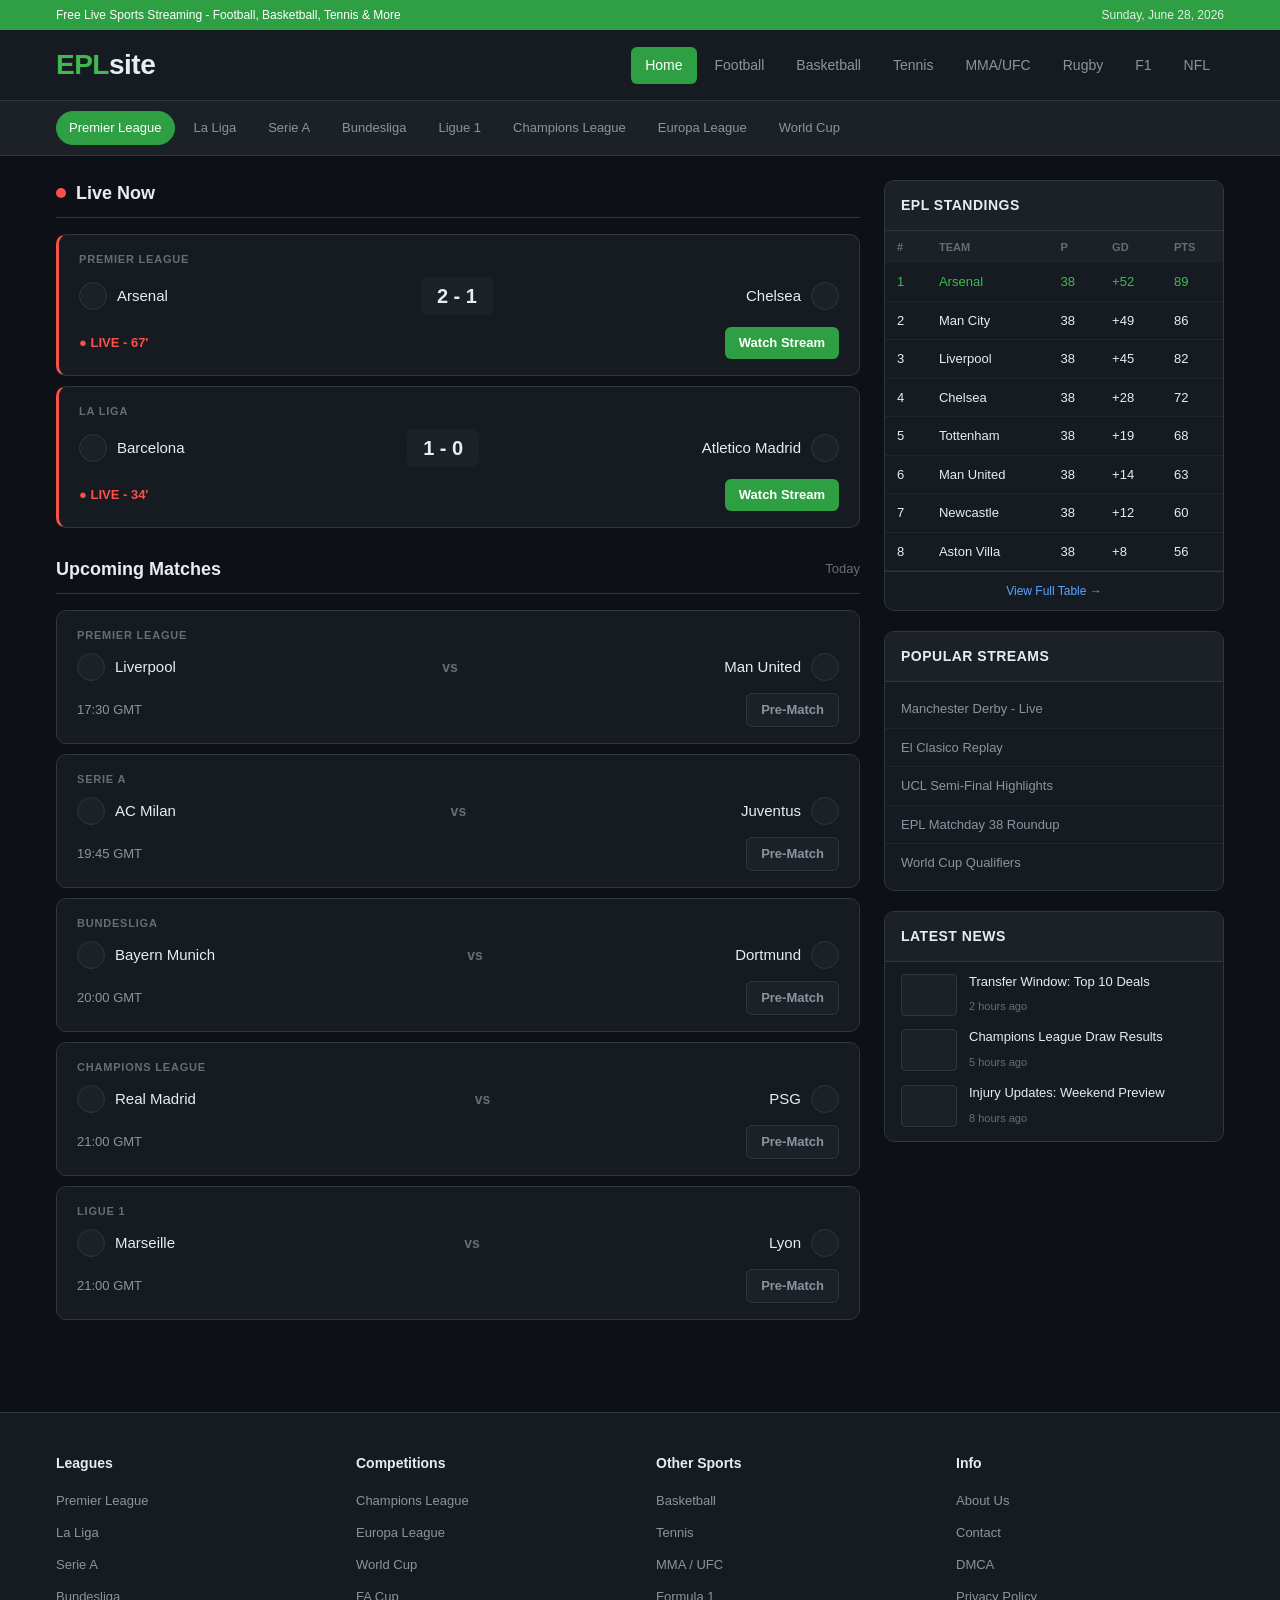
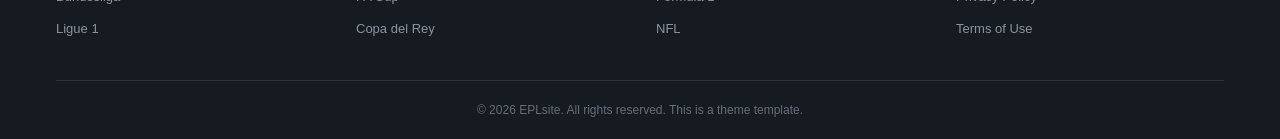
<file: html/index.html>
<!DOCTYPE html>
<html lang="en">
<head>
    <meta charset="UTF-8">
    <meta name="viewport" content="width=device-width, initial-scale=1.0">
    <title>EPLsite - Watch Live Sports Streams</title>
    <link rel="stylesheet" href="static/style.css">
</head>
<body>
    <!-- Top Bar -->
    <div class="top-bar">
        <div class="container">
            <span class="top-bar-text">Free Live Sports Streaming - Football, Basketball, Tennis & More</span>
            <span class="top-bar-time">Sunday, June 28, 2026</span>
        </div>
    </div>

    <!-- Header -->
    <header class="header">
        <div class="container header-inner">
            <div class="logo">
                <span class="logo-epl">EPL</span><span class="logo-site">site</span>
            </div>
            <nav class="main-nav">
                <a href="#" class="nav-link active">Home</a>
                <a href="#" class="nav-link">Football</a>
                <a href="#" class="nav-link">Basketball</a>
                <a href="#" class="nav-link">Tennis</a>
                <a href="#" class="nav-link">MMA/UFC</a>
                <a href="#" class="nav-link">Rugby</a>
                <a href="#" class="nav-link">F1</a>
                <a href="#" class="nav-link">NFL</a>
            </nav>
        </div>
    </header>

    <!-- Sub Navigation - Leagues -->
    <div class="sub-nav">
        <div class="container">
            <a href="#" class="sub-nav-link active">Premier League</a>
            <a href="#" class="sub-nav-link">La Liga</a>
            <a href="#" class="sub-nav-link">Serie A</a>
            <a href="#" class="sub-nav-link">Bundesliga</a>
            <a href="#" class="sub-nav-link">Ligue 1</a>
            <a href="#" class="sub-nav-link">Champions League</a>
            <a href="#" class="sub-nav-link">Europa League</a>
            <a href="#" class="sub-nav-link">World Cup</a>
        </div>
    </div>

    <!-- Main Content -->
    <main class="main-content">
        <div class="container main-grid">
            <!-- Left Content -->
            <div class="content-area">
                <!-- Live Now Section -->
                <section class="section">
                    <div class="section-header">
                        <span class="live-dot"></span>
                        <h2>Live Now</h2>
                    </div>
                    <div class="match-list">
                        <div class="match-card live">
                            <div class="match-league">Premier League</div>
                            <div class="match-teams">
                                <div class="team">
                                    <div class="team-badge"></div>
                                    <span>Arsenal</span>
                                </div>
                                <div class="match-score">2 - 1</div>
                                <div class="team">
                                    <span>Chelsea</span>
                                    <div class="team-badge"></div>
                                </div>
                            </div>
                            <div class="match-meta">
                                <span class="match-time live-text">● LIVE - 67'</span>
                                <a href="#" class="watch-btn">Watch Stream</a>
                            </div>
                        </div>

                        <div class="match-card live">
                            <div class="match-league">La Liga</div>
                            <div class="match-teams">
                                <div class="team">
                                    <div class="team-badge"></div>
                                    <span>Barcelona</span>
                                </div>
                                <div class="match-score">1 - 0</div>
                                <div class="team">
                                    <span>Atletico Madrid</span>
                                    <div class="team-badge"></div>
                                </div>
                            </div>
                            <div class="match-meta">
                                <span class="match-time live-text">● LIVE - 34'</span>
                                <a href="#" class="watch-btn">Watch Stream</a>
                            </div>
                        </div>
                    </div>
                </section>

                <!-- Upcoming Matches -->
                <section class="section">
                    <div class="section-header">
                        <h2>Upcoming Matches</h2>
                        <span class="section-date">Today</span>
                    </div>
                    <div class="match-list">
                        <div class="match-card">
                            <div class="match-league">Premier League</div>
                            <div class="match-teams">
                                <div class="team">
                                    <div class="team-badge"></div>
                                    <span>Liverpool</span>
                                </div>
                                <div class="match-vs">vs</div>
                                <div class="team">
                                    <span>Man United</span>
                                    <div class="team-badge"></div>
                                </div>
                            </div>
                            <div class="match-meta">
                                <span class="match-time">17:30 GMT</span>
                                <a href="#" class="watch-btn upcoming">Pre-Match</a>
                            </div>
                        </div>

                        <div class="match-card">
                            <div class="match-league">Serie A</div>
                            <div class="match-teams">
                                <div class="team">
                                    <div class="team-badge"></div>
                                    <span>AC Milan</span>
                                </div>
                                <div class="match-vs">vs</div>
                                <div class="team">
                                    <span>Juventus</span>
                                    <div class="team-badge"></div>
                                </div>
                            </div>
                            <div class="match-meta">
                                <span class="match-time">19:45 GMT</span>
                                <a href="#" class="watch-btn upcoming">Pre-Match</a>
                            </div>
                        </div>

                        <div class="match-card">
                            <div class="match-league">Bundesliga</div>
                            <div class="match-teams">
                                <div class="team">
                                    <div class="team-badge"></div>
                                    <span>Bayern Munich</span>
                                </div>
                                <div class="match-vs">vs</div>
                                <div class="team">
                                    <span>Dortmund</span>
                                    <div class="team-badge"></div>
                                </div>
                            </div>
                            <div class="match-meta">
                                <span class="match-time">20:00 GMT</span>
                                <a href="#" class="watch-btn upcoming">Pre-Match</a>
                            </div>
                        </div>

                        <div class="match-card">
                            <div class="match-league">Champions League</div>
                            <div class="match-teams">
                                <div class="team">
                                    <div class="team-badge"></div>
                                    <span>Real Madrid</span>
                                </div>
                                <div class="match-vs">vs</div>
                                <div class="team">
                                    <span>PSG</span>
                                    <div class="team-badge"></div>
                                </div>
                            </div>
                            <div class="match-meta">
                                <span class="match-time">21:00 GMT</span>
                                <a href="#" class="watch-btn upcoming">Pre-Match</a>
                            </div>
                        </div>

                        <div class="match-card">
                            <div class="match-league">Ligue 1</div>
                            <div class="match-teams">
                                <div class="team">
                                    <div class="team-badge"></div>
                                    <span>Marseille</span>
                                </div>
                                <div class="match-vs">vs</div>
                                <div class="team">
                                    <span>Lyon</span>
                                    <div class="team-badge"></div>
                                </div>
                            </div>
                            <div class="match-meta">
                                <span class="match-time">21:00 GMT</span>
                                <a href="#" class="watch-btn upcoming">Pre-Match</a>
                            </div>
                        </div>
                    </div>
                </section>
            </div>

            <!-- Sidebar -->
            <aside class="sidebar">
                <!-- Standings Widget -->
                <div class="widget">
                    <div class="widget-header">
                        <h3>EPL Standings</h3>
                    </div>
                    <table class="standings-table">
                        <thead>
                            <tr>
                                <th>#</th>
                                <th>Team</th>
                                <th>P</th>
                                <th>GD</th>
                                <th>Pts</th>
                            </tr>
                        </thead>
                        <tbody>
                            <tr>
                                <td>1</td>
                                <td>Arsenal</td>
                                <td>38</td>
                                <td>+52</td>
                                <td>89</td>
                            </tr>
                            <tr>
                                <td>2</td>
                                <td>Man City</td>
                                <td>38</td>
                                <td>+49</td>
                                <td>86</td>
                            </tr>
                            <tr>
                                <td>3</td>
                                <td>Liverpool</td>
                                <td>38</td>
                                <td>+45</td>
                                <td>82</td>
                            </tr>
                            <tr>
                                <td>4</td>
                                <td>Chelsea</td>
                                <td>38</td>
                                <td>+28</td>
                                <td>72</td>
                            </tr>
                            <tr>
                                <td>5</td>
                                <td>Tottenham</td>
                                <td>38</td>
                                <td>+19</td>
                                <td>68</td>
                            </tr>
                            <tr>
                                <td>6</td>
                                <td>Man United</td>
                                <td>38</td>
                                <td>+14</td>
                                <td>63</td>
                            </tr>
                            <tr>
                                <td>7</td>
                                <td>Newcastle</td>
                                <td>38</td>
                                <td>+12</td>
                                <td>60</td>
                            </tr>
                            <tr>
                                <td>8</td>
                                <td>Aston Villa</td>
                                <td>38</td>
                                <td>+8</td>
                                <td>56</td>
                            </tr>
                        </tbody>
                    </table>
                    <a href="#" class="widget-link">View Full Table →</a>
                </div>

                <!-- Popular Streams -->
                <div class="widget">
                    <div class="widget-header">
                        <h3>Popular Streams</h3>
                    </div>
                    <ul class="popular-list">
                        <li><a href="#">Manchester Derby - Live</a></li>
                        <li><a href="#">El Clasico Replay</a></li>
                        <li><a href="#">UCL Semi-Final Highlights</a></li>
                        <li><a href="#">EPL Matchday 38 Roundup</a></li>
                        <li><a href="#">World Cup Qualifiers</a></li>
                    </ul>
                </div>

                <!-- News Widget -->
                <div class="widget">
                    <div class="widget-header">
                        <h3>Latest News</h3>
                    </div>
                    <div class="news-list">
                        <div class="news-item">
                            <div class="news-thumb"></div>
                            <div class="news-content">
                                <h4>Transfer Window: Top 10 Deals</h4>
                                <span class="news-date">2 hours ago</span>
                            </div>
                        </div>
                        <div class="news-item">
                            <div class="news-thumb"></div>
                            <div class="news-content">
                                <h4>Champions League Draw Results</h4>
                                <span class="news-date">5 hours ago</span>
                            </div>
                        </div>
                        <div class="news-item">
                            <div class="news-thumb"></div>
                            <div class="news-content">
                                <h4>Injury Updates: Weekend Preview</h4>
                                <span class="news-date">8 hours ago</span>
                            </div>
                        </div>
                    </div>
                </div>
            </aside>
        </div>
    </main>

    <!-- Footer -->
    <footer class="footer">
        <div class="container">
            <div class="footer-grid">
                <div class="footer-col">
                    <h4>Leagues</h4>
                    <ul>
                        <li><a href="#">Premier League</a></li>
                        <li><a href="#">La Liga</a></li>
                        <li><a href="#">Serie A</a></li>
                        <li><a href="#">Bundesliga</a></li>
                        <li><a href="#">Ligue 1</a></li>
                    </ul>
                </div>
                <div class="footer-col">
                    <h4>Competitions</h4>
                    <ul>
                        <li><a href="#">Champions League</a></li>
                        <li><a href="#">Europa League</a></li>
                        <li><a href="#">World Cup</a></li>
                        <li><a href="#">FA Cup</a></li>
                        <li><a href="#">Copa del Rey</a></li>
                    </ul>
                </div>
                <div class="footer-col">
                    <h4>Other Sports</h4>
                    <ul>
                        <li><a href="#">Basketball</a></li>
                        <li><a href="#">Tennis</a></li>
                        <li><a href="#">MMA / UFC</a></li>
                        <li><a href="#">Formula 1</a></li>
                        <li><a href="#">NFL</a></li>
                    </ul>
                </div>
                <div class="footer-col">
                    <h4>Info</h4>
                    <ul>
                        <li><a href="#">About Us</a></li>
                        <li><a href="#">Contact</a></li>
                        <li><a href="#">DMCA</a></li>
                        <li><a href="#">Privacy Policy</a></li>
                        <li><a href="#">Terms of Use</a></li>
                    </ul>
                </div>
            </div>
            <div class="footer-bottom">
                <p>&copy; 2026 EPLsite. All rights reserved. This is a theme template.</p>
            </div>
        </div>
    </footer>
</body>
</html>
</file>
<file: html/static/style.css>
/* ===========================
   CSS Reset & Base
   =========================== */
*, *::before, *::after {
    margin: 0;
    padding: 0;
    box-sizing: border-box;
}

:root {
    --bg-primary: #0d1117;
    --bg-secondary: #161b22;
    --bg-tertiary: #1c2128;
    --bg-card: #1a1f26;
    --text-primary: #e6edf3;
    --text-secondary: #8b949e;
    --text-muted: #656d76;
    --accent-green: #2ea043;
    --accent-green-light: #3fb950;
    --accent-blue: #58a6ff;
    --accent-red: #f85149;
    --accent-orange: #d29922;
    --border-color: #30363d;
    --border-light: #21262d;
    --font-main: -apple-system, BlinkMacSystemFont, 'Segoe UI', Roboto, Oxygen, sans-serif;
    --radius: 6px;
    --radius-lg: 10px;
}

body {
    font-family: var(--font-main);
    background-color: var(--bg-primary);
    color: var(--text-primary);
    line-height: 1.5;
    min-height: 100vh;
}

a {
    color: var(--accent-blue);
    text-decoration: none;
    transition: color 0.2s;
}

a:hover {
    color: var(--accent-green-light);
}

.container {
    max-width: 1200px;
    margin: 0 auto;
    padding: 0 16px;
}

/* ===========================
   Top Bar
   =========================== */
.top-bar {
    background-color: var(--accent-green);
    padding: 6px 0;
    font-size: 12px;
    color: #fff;
}

.top-bar .container {
    display: flex;
    justify-content: space-between;
    align-items: center;
}

.top-bar-text {
    font-weight: 500;
}

.top-bar-time {
    opacity: 0.85;
}

/* ===========================
   Header
   =========================== */
.header {
    background-color: var(--bg-secondary);
    border-bottom: 1px solid var(--border-color);
    padding: 14px 0;
}

.header-inner {
    display: flex;
    align-items: center;
    justify-content: space-between;
}

.logo {
    font-size: 28px;
    font-weight: 700;
    letter-spacing: -0.5px;
}

.logo-epl {
    color: var(--accent-green-light);
}

.logo-site {
    color: var(--text-primary);
}

.main-nav {
    display: flex;
    gap: 4px;
}

.nav-link {
    color: var(--text-secondary);
    padding: 8px 14px;
    border-radius: var(--radius);
    font-size: 14px;
    font-weight: 500;
    transition: background-color 0.2s, color 0.2s;
}

.nav-link:hover {
    background-color: var(--bg-tertiary);
    color: var(--text-primary);
}

.nav-link.active {
    background-color: var(--accent-green);
    color: #fff;
}

/* ===========================
   Sub Navigation
   =========================== */
.sub-nav {
    background-color: var(--bg-tertiary);
    border-bottom: 1px solid var(--border-color);
    padding: 10px 0;
    overflow-x: auto;
}

.sub-nav .container {
    display: flex;
    gap: 6px;
}

.sub-nav-link {
    color: var(--text-secondary);
    padding: 6px 12px;
    border-radius: 20px;
    font-size: 13px;
    font-weight: 500;
    white-space: nowrap;
    border: 1px solid transparent;
    transition: all 0.2s;
}

.sub-nav-link:hover {
    border-color: var(--border-color);
    color: var(--text-primary);
}

.sub-nav-link.active {
    background-color: var(--accent-green);
    color: #fff;
    border-color: var(--accent-green);
}

/* ===========================
   Main Content Layout
   =========================== */
.main-content {
    padding: 24px 0;
}

.main-grid {
    display: grid;
    grid-template-columns: 1fr 340px;
    gap: 24px;
}

/* ===========================
   Sections
   =========================== */
.section {
    margin-bottom: 28px;
}

.section-header {
    display: flex;
    align-items: center;
    gap: 10px;
    margin-bottom: 16px;
    padding-bottom: 10px;
    border-bottom: 1px solid var(--border-color);
}

.section-header h2 {
    font-size: 18px;
    font-weight: 600;
}

.section-date {
    margin-left: auto;
    font-size: 13px;
    color: var(--text-muted);
}

.live-dot {
    width: 10px;
    height: 10px;
    background-color: var(--accent-red);
    border-radius: 50%;
    animation: pulse 1.5s infinite;
}

@keyframes pulse {
    0%, 100% { opacity: 1; }
    50% { opacity: 0.4; }
}

/* ===========================
   Match Cards
   =========================== */
.match-list {
    display: flex;
    flex-direction: column;
    gap: 10px;
}

.match-card {
    background-color: var(--bg-secondary);
    border: 1px solid var(--border-color);
    border-radius: var(--radius-lg);
    padding: 16px 20px;
    transition: border-color 0.2s;
}

.match-card:hover {
    border-color: var(--accent-green);
}

.match-card.live {
    border-left: 3px solid var(--accent-red);
}

.match-league {
    font-size: 11px;
    text-transform: uppercase;
    letter-spacing: 0.8px;
    color: var(--text-muted);
    margin-bottom: 10px;
    font-weight: 600;
}

.match-teams {
    display: flex;
    align-items: center;
    justify-content: space-between;
    margin-bottom: 12px;
}

.team {
    display: flex;
    align-items: center;
    gap: 10px;
    font-size: 15px;
    font-weight: 500;
}

.team-badge {
    width: 28px;
    height: 28px;
    background-color: var(--bg-tertiary);
    border-radius: 50%;
    border: 1px solid var(--border-color);
}

.match-score {
    font-size: 20px;
    font-weight: 700;
    color: var(--text-primary);
    padding: 4px 16px;
    background-color: var(--bg-tertiary);
    border-radius: var(--radius);
}

.match-vs {
    font-size: 14px;
    color: var(--text-muted);
    font-weight: 600;
}

.match-meta {
    display: flex;
    align-items: center;
    justify-content: space-between;
}

.match-time {
    font-size: 13px;
    color: var(--text-secondary);
}

.live-text {
    color: var(--accent-red);
    font-weight: 600;
}

.watch-btn {
    display: inline-block;
    padding: 6px 14px;
    background-color: var(--accent-green);
    color: #fff;
    border-radius: var(--radius);
    font-size: 13px;
    font-weight: 600;
    transition: background-color 0.2s;
}

.watch-btn:hover {
    background-color: var(--accent-green-light);
    color: #fff;
}

.watch-btn.upcoming {
    background-color: var(--bg-tertiary);
    border: 1px solid var(--border-color);
    color: var(--text-secondary);
}

.watch-btn.upcoming:hover {
    border-color: var(--accent-green);
    color: var(--accent-green-light);
}

/* ===========================
   Sidebar
   =========================== */
.sidebar {
    display: flex;
    flex-direction: column;
    gap: 20px;
}

.widget {
    background-color: var(--bg-secondary);
    border: 1px solid var(--border-color);
    border-radius: var(--radius-lg);
    overflow: hidden;
}

.widget-header {
    padding: 14px 16px;
    border-bottom: 1px solid var(--border-color);
    background-color: var(--bg-tertiary);
}

.widget-header h3 {
    font-size: 14px;
    font-weight: 600;
    text-transform: uppercase;
    letter-spacing: 0.5px;
}

/* Standings Table */
.standings-table {
    width: 100%;
    border-collapse: collapse;
    font-size: 13px;
}

.standings-table thead {
    background-color: var(--bg-tertiary);
}

.standings-table th {
    padding: 8px 12px;
    text-align: left;
    font-weight: 600;
    color: var(--text-muted);
    font-size: 11px;
    text-transform: uppercase;
}

.standings-table td {
    padding: 9px 12px;
    border-bottom: 1px solid var(--border-light);
}

.standings-table tbody tr:hover {
    background-color: var(--bg-tertiary);
}

.standings-table tbody tr:first-child td {
    color: var(--accent-green-light);
    font-weight: 500;
}

.widget-link {
    display: block;
    padding: 10px 16px;
    font-size: 12px;
    text-align: center;
    border-top: 1px solid var(--border-color);
    color: var(--accent-blue);
}

.widget-link:hover {
    background-color: var(--bg-tertiary);
}

/* Popular Streams List */
.popular-list {
    list-style: none;
    padding: 8px 0;
}

.popular-list li {
    padding: 0;
}

.popular-list li a {
    display: block;
    padding: 9px 16px;
    font-size: 13px;
    color: var(--text-secondary);
    border-bottom: 1px solid var(--border-light);
    transition: background-color 0.2s, color 0.2s;
}

.popular-list li:last-child a {
    border-bottom: none;
}

.popular-list li a:hover {
    background-color: var(--bg-tertiary);
    color: var(--accent-green-light);
}

/* News Widget */
.news-list {
    padding: 12px 16px;
    display: flex;
    flex-direction: column;
    gap: 12px;
}

.news-item {
    display: flex;
    gap: 12px;
    align-items: flex-start;
}

.news-thumb {
    width: 56px;
    height: 42px;
    background-color: var(--bg-tertiary);
    border-radius: 4px;
    border: 1px solid var(--border-color);
    flex-shrink: 0;
}

.news-content h4 {
    font-size: 13px;
    font-weight: 500;
    color: var(--text-primary);
    margin-bottom: 3px;
    line-height: 1.3;
}

.news-content .news-date {
    font-size: 11px;
    color: var(--text-muted);
}

/* ===========================
   Footer
   =========================== */
.footer {
    background-color: var(--bg-secondary);
    border-top: 1px solid var(--border-color);
    padding: 40px 0 20px;
    margin-top: 40px;
}

.footer-grid {
    display: grid;
    grid-template-columns: repeat(4, 1fr);
    gap: 32px;
    margin-bottom: 32px;
}

.footer-col h4 {
    font-size: 14px;
    font-weight: 600;
    margin-bottom: 14px;
    color: var(--text-primary);
}

.footer-col ul {
    list-style: none;
}

.footer-col ul li {
    margin-bottom: 8px;
}

.footer-col ul li a {
    color: var(--text-secondary);
    font-size: 13px;
}

.footer-col ul li a:hover {
    color: var(--accent-green-light);
}

.footer-bottom {
    border-top: 1px solid var(--border-color);
    padding-top: 20px;
    text-align: center;
}

.footer-bottom p {
    font-size: 12px;
    color: var(--text-muted);
}

/* ===========================
   Responsive Design
   =========================== */
@media (max-width: 1024px) {
    .main-grid {
        grid-template-columns: 1fr;
    }

    .sidebar {
        display: grid;
        grid-template-columns: repeat(2, 1fr);
    }
}

@media (max-width: 768px) {
    .header-inner {
        flex-direction: column;
        gap: 12px;
    }

    .main-nav {
        flex-wrap: wrap;
        justify-content: center;
    }

    .nav-link {
        padding: 6px 10px;
        font-size: 13px;
    }

    .sub-nav .container {
        padding: 0 12px;
    }

    .footer-grid {
        grid-template-columns: repeat(2, 1fr);
    }

    .sidebar {
        grid-template-columns: 1fr;
    }

    .match-teams {
        flex-direction: column;
        gap: 8px;
    }

    .top-bar .container {
        flex-direction: column;
        gap: 4px;
        text-align: center;
    }
}

@media (max-width: 480px) {
    .footer-grid {
        grid-template-columns: 1fr;
    }

    .match-card {
        padding: 12px 14px;
    }
}
</file>
